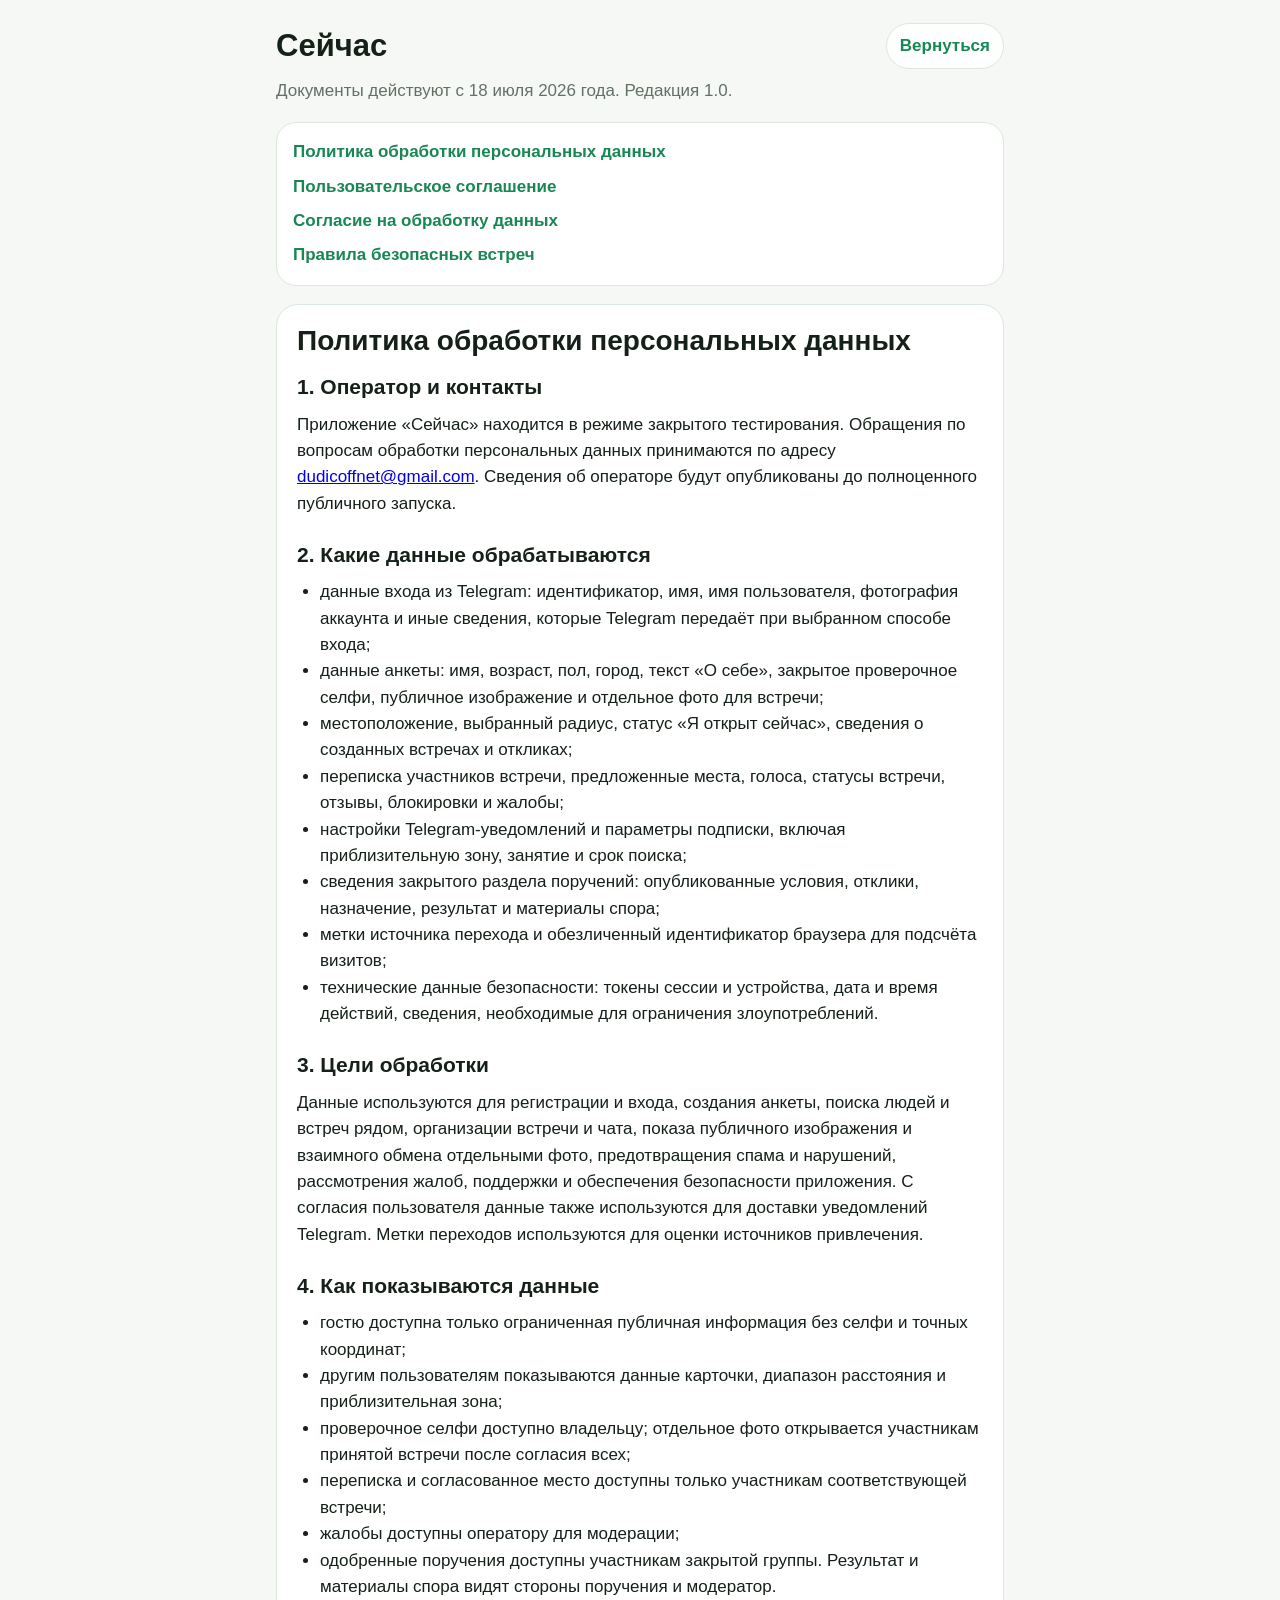
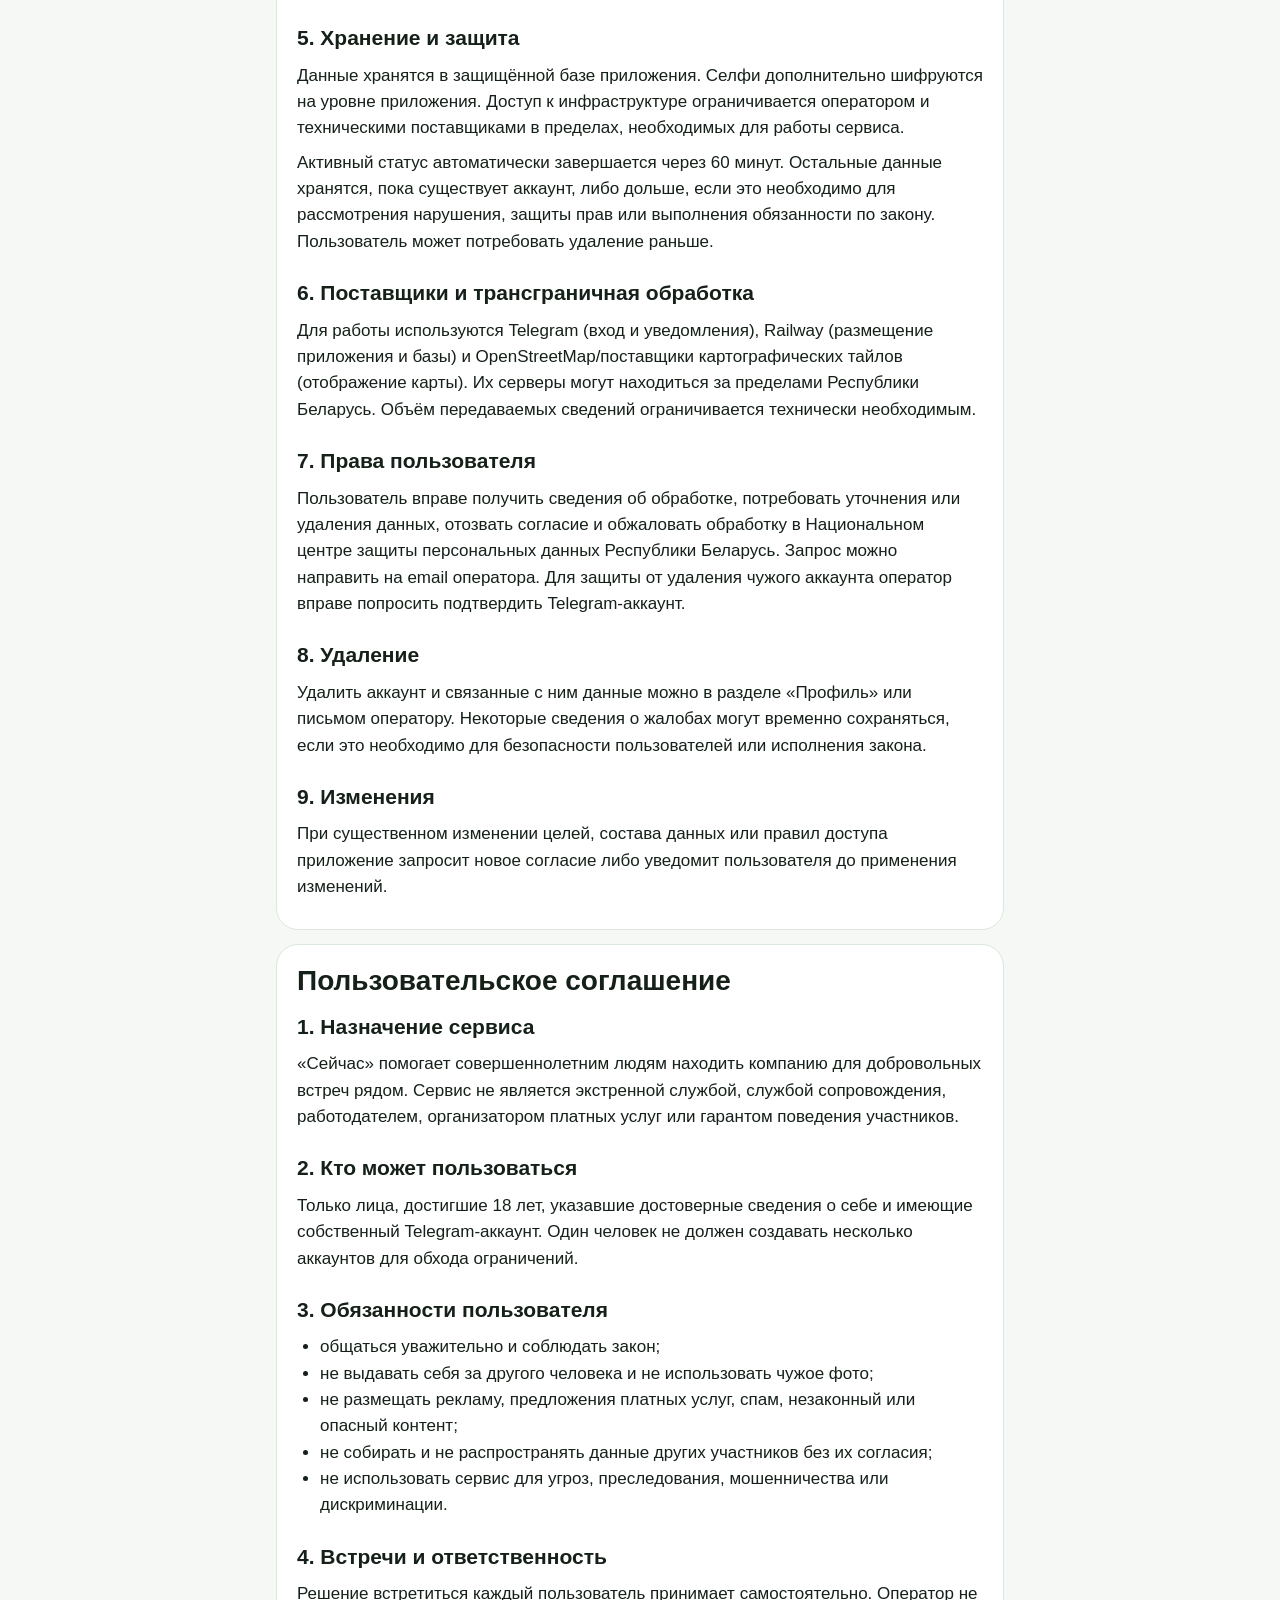
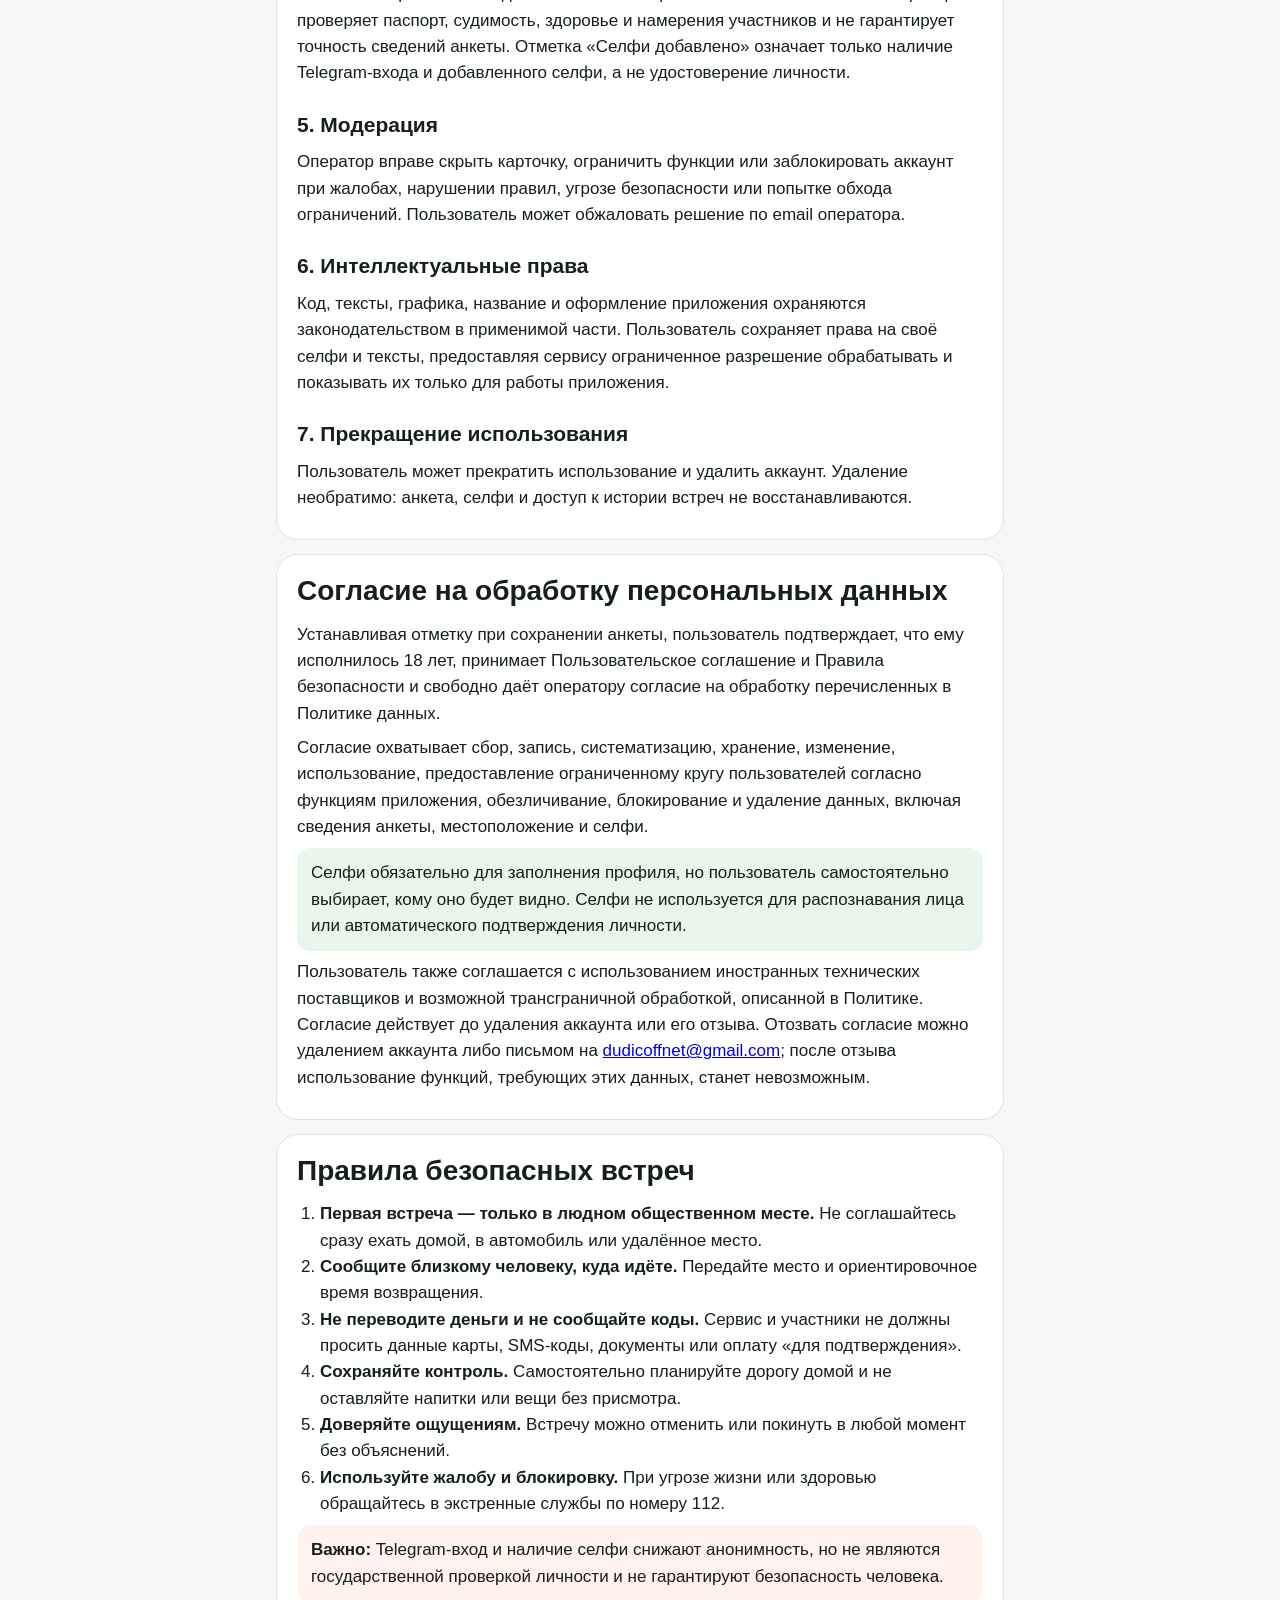
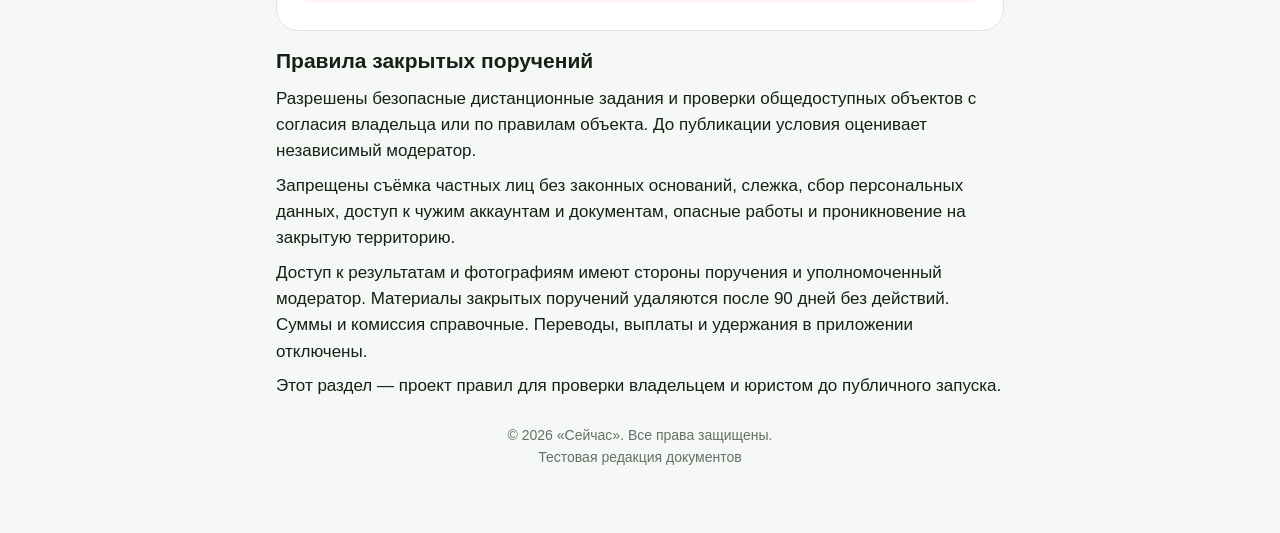
<file: legal.html>
<!doctype html>
<html lang="ru">
<head>
  <meta charset="UTF-8">
  <meta name="viewport" content="width=device-width,initial-scale=1,viewport-fit=cover">
  <meta name="theme-color" content="#198754">
  <title>Правовые документы — «Сейчас»</title>
  <style>
    :root{--green:#198754;--ink:#142018;--muted:#637068;--bg:#f5f8f4;--card:#fff;--line:#dce7dd}
    *{box-sizing:border-box}html{scroll-behavior:smooth}body{margin:0;background:var(--bg);color:var(--ink);font-family:-apple-system,BlinkMacSystemFont,"Segoe UI",sans-serif;font-size:17px;line-height:1.55}
    main{width:min(760px,100%);margin:auto;padding:22px 16px 64px}.top{display:flex;align-items:center;justify-content:space-between;gap:12px}.brand{font-size:31px;font-weight:850}.back{color:var(--green);font-weight:750;text-decoration:none;border:1px solid var(--line);background:#fff;border-radius:999px;padding:9px 13px}
    .intro{color:var(--muted);margin:8px 0 18px}.toc{display:grid;gap:8px;background:var(--card);border:1px solid var(--line);border-radius:20px;padding:16px;margin-bottom:18px}.toc a{color:var(--green);font-weight:750;text-decoration:none}
    article{background:var(--card);border:1px solid var(--line);border-radius:22px;padding:20px;margin:14px 0;scroll-margin-top:12px}h1{font-size:28px;line-height:1.15;margin:0 0 14px}h2{font-size:21px;margin:22px 0 8px}h2:first-of-type{margin-top:0}p,ul,ol{margin:8px 0}ul,ol{padding-left:23px}.note{background:#e9f6ec;border-radius:14px;padding:12px 14px}.danger{background:#fff2ef}.contact{overflow-wrap:anywhere}footer{text-align:center;color:var(--muted);font-size:14px;padding-top:18px}
  </style>
</head>
<body><main>
  <div class="top"><div class="brand">Сейчас</div><a class="back" href="/">Вернуться</a></div>
  <p class="intro">Документы действуют с 18 июля 2026 года. Редакция 1.0.</p>
  <nav class="toc">
    <a href="#privacy">Политика обработки персональных данных</a>
    <a href="#agreement">Пользовательское соглашение</a>
    <a href="#consent">Согласие на обработку данных</a>
    <a href="#safety">Правила безопасных встреч</a>
  </nav>

  <article id="privacy">
    <h1>Политика обработки персональных данных</h1>
    <h2>1. Оператор и контакты</h2>
    <p>Приложение «Сейчас» находится в режиме закрытого тестирования. Обращения по вопросам обработки персональных данных принимаются по адресу <a class="contact" href="mailto:dudicoffnet@gmail.com">dudicoffnet@gmail.com</a>. Сведения об операторе будут опубликованы до полноценного публичного запуска.</p>
    <h2>2. Какие данные обрабатываются</h2>
    <ul>
      <li>данные входа из Telegram: идентификатор, имя, имя пользователя, фотография аккаунта и иные сведения, которые Telegram передаёт при выбранном способе входа;</li>
      <li>данные анкеты: имя, возраст, пол, город, текст «О себе», закрытое проверочное селфи, публичное изображение и отдельное фото для встречи;</li>
      <li>местоположение, выбранный радиус, статус «Я открыт сейчас», сведения о созданных встречах и откликах;</li>
      <li>переписка участников встречи, предложенные места, голоса, статусы встречи, отзывы, блокировки и жалобы;</li>
      <li>настройки Telegram-уведомлений и параметры подписки, включая приблизительную зону, занятие и срок поиска;</li>
      <li>сведения закрытого раздела поручений: опубликованные условия, отклики, назначение, результат и материалы спора;</li>
      <li>метки источника перехода и обезличенный идентификатор браузера для подсчёта визитов;</li>
      <li>технические данные безопасности: токены сессии и устройства, дата и время действий, сведения, необходимые для ограничения злоупотреблений.</li>
    </ul>
    <h2>3. Цели обработки</h2>
    <p>Данные используются для регистрации и входа, создания анкеты, поиска людей и встреч рядом, организации встречи и чата, показа публичного изображения и взаимного обмена отдельными фото, предотвращения спама и нарушений, рассмотрения жалоб, поддержки и обеспечения безопасности приложения. С согласия пользователя данные также используются для доставки уведомлений Telegram. Метки переходов используются для оценки источников привлечения.</p>
    <h2>4. Как показываются данные</h2>
    <ul>
      <li>гостю доступна только ограниченная публичная информация без селфи и точных координат;</li>
      <li>другим пользователям показываются данные карточки, диапазон расстояния и приблизительная зона;</li>
      <li>проверочное селфи доступно владельцу; отдельное фото открывается участникам принятой встречи после согласия всех;</li>
      <li>переписка и согласованное место доступны только участникам соответствующей встречи;</li>
      <li>жалобы доступны оператору для модерации;</li>
      <li>одобренные поручения доступны участникам закрытой группы. Результат и материалы спора видят стороны поручения и модератор.</li>
    </ul>
    <h2>5. Хранение и защита</h2>
    <p>Данные хранятся в защищённой базе приложения. Селфи дополнительно шифруются на уровне приложения. Доступ к инфраструктуре ограничивается оператором и техническими поставщиками в пределах, необходимых для работы сервиса.</p>
    <p>Активный статус автоматически завершается через 60 минут. Остальные данные хранятся, пока существует аккаунт, либо дольше, если это необходимо для рассмотрения нарушения, защиты прав или выполнения обязанности по закону. Пользователь может потребовать удаление раньше.</p>
    <h2>6. Поставщики и трансграничная обработка</h2>
    <p>Для работы используются Telegram (вход и уведомления), Railway (размещение приложения и базы) и OpenStreetMap/поставщики картографических тайлов (отображение карты). Их серверы могут находиться за пределами Республики Беларусь. Объём передаваемых сведений ограничивается технически необходимым.</p>
    <h2>7. Права пользователя</h2>
    <p>Пользователь вправе получить сведения об обработке, потребовать уточнения или удаления данных, отозвать согласие и обжаловать обработку в Национальном центре защиты персональных данных Республики Беларусь. Запрос можно направить на email оператора. Для защиты от удаления чужого аккаунта оператор вправе попросить подтвердить Telegram-аккаунт.</p>
    <h2>8. Удаление</h2>
    <p>Удалить аккаунт и связанные с ним данные можно в разделе «Профиль» или письмом оператору. Некоторые сведения о жалобах могут временно сохраняться, если это необходимо для безопасности пользователей или исполнения закона.</p>
    <h2>9. Изменения</h2>
    <p>При существенном изменении целей, состава данных или правил доступа приложение запросит новое согласие либо уведомит пользователя до применения изменений.</p>
  </article>

  <article id="agreement">
    <h1>Пользовательское соглашение</h1>
    <h2>1. Назначение сервиса</h2>
    <p>«Сейчас» помогает совершеннолетним людям находить компанию для добровольных встреч рядом. Сервис не является экстренной службой, службой сопровождения, работодателем, организатором платных услуг или гарантом поведения участников.</p>
    <h2>2. Кто может пользоваться</h2>
    <p>Только лица, достигшие 18 лет, указавшие достоверные сведения о себе и имеющие собственный Telegram-аккаунт. Один человек не должен создавать несколько аккаунтов для обхода ограничений.</p>
    <h2>3. Обязанности пользователя</h2>
    <ul>
      <li>общаться уважительно и соблюдать закон;</li>
      <li>не выдавать себя за другого человека и не использовать чужое фото;</li>
      <li>не размещать рекламу, предложения платных услуг, спам, незаконный или опасный контент;</li>
      <li>не собирать и не распространять данные других участников без их согласия;</li>
      <li>не использовать сервис для угроз, преследования, мошенничества или дискриминации.</li>
    </ul>
    <h2>4. Встречи и ответственность</h2>
    <p>Решение встретиться каждый пользователь принимает самостоятельно. Оператор не проверяет паспорт, судимость, здоровье и намерения участников и не гарантирует точность сведений анкеты. Отметка «Селфи добавлено» означает только наличие Telegram-входа и добавленного селфи, а не удостоверение личности.</p>
    <h2>5. Модерация</h2>
    <p>Оператор вправе скрыть карточку, ограничить функции или заблокировать аккаунт при жалобах, нарушении правил, угрозе безопасности или попытке обхода ограничений. Пользователь может обжаловать решение по email оператора.</p>
    <h2>6. Интеллектуальные права</h2>
    <p>Код, тексты, графика, название и оформление приложения охраняются законодательством в применимой части. Пользователь сохраняет права на своё селфи и тексты, предоставляя сервису ограниченное разрешение обрабатывать и показывать их только для работы приложения.</p>
    <h2>7. Прекращение использования</h2>
    <p>Пользователь может прекратить использование и удалить аккаунт. Удаление необратимо: анкета, селфи и доступ к истории встреч не восстанавливаются.</p>
  </article>

  <article id="consent">
    <h1>Согласие на обработку персональных данных</h1>
    <p>Устанавливая отметку при сохранении анкеты, пользователь подтверждает, что ему исполнилось 18 лет, принимает Пользовательское соглашение и Правила безопасности и свободно даёт оператору согласие на обработку перечисленных в Политике данных.</p>
    <p>Согласие охватывает сбор, запись, систематизацию, хранение, изменение, использование, предоставление ограниченному кругу пользователей согласно функциям приложения, обезличивание, блокирование и удаление данных, включая сведения анкеты, местоположение и селфи.</p>
    <p class="note">Селфи обязательно для заполнения профиля, но пользователь самостоятельно выбирает, кому оно будет видно. Селфи не используется для распознавания лица или автоматического подтверждения личности.</p>
    <p>Пользователь также соглашается с использованием иностранных технических поставщиков и возможной трансграничной обработкой, описанной в Политике. Согласие действует до удаления аккаунта или его отзыва. Отозвать согласие можно удалением аккаунта либо письмом на <a href="mailto:dudicoffnet@gmail.com">dudicoffnet@gmail.com</a>; после отзыва использование функций, требующих этих данных, станет невозможным.</p>
  </article>

  <article id="safety">
    <h1>Правила безопасных встреч</h1>
    <ol>
      <li><b>Первая встреча — только в людном общественном месте.</b> Не соглашайтесь сразу ехать домой, в автомобиль или удалённое место.</li>
      <li><b>Сообщите близкому человеку, куда идёте.</b> Передайте место и ориентировочное время возвращения.</li>
      <li><b>Не переводите деньги и не сообщайте коды.</b> Сервис и участники не должны просить данные карты, SMS-коды, документы или оплату «для подтверждения».</li>
      <li><b>Сохраняйте контроль.</b> Самостоятельно планируйте дорогу домой и не оставляйте напитки или вещи без присмотра.</li>
      <li><b>Доверяйте ощущениям.</b> Встречу можно отменить или покинуть в любой момент без объяснений.</li>
      <li><b>Используйте жалобу и блокировку.</b> При угрозе жизни или здоровью обращайтесь в экстренные службы по номеру 112.</li>
    </ol>
    <p class="note danger"><b>Важно:</b> Telegram-вход и наличие селфи снижают анонимность, но не являются государственной проверкой личности и не гарантируют безопасность человека.</p>
  </article>
    <h2 id="task-rules">Правила закрытых поручений</h2>
    <p>Разрешены безопасные дистанционные задания и проверки общедоступных объектов с согласия владельца или по правилам объекта. До публикации условия оценивает независимый модератор.</p>
    <p>Запрещены съёмка частных лиц без законных оснований, слежка, сбор персональных данных, доступ к чужим аккаунтам и документам, опасные работы и проникновение на закрытую территорию.</p>
    <p>Доступ к результатам и фотографиям имеют стороны поручения и уполномоченный модератор. Материалы закрытых поручений удаляются после 90 дней без действий. Суммы и комиссия справочные. Переводы, выплаты и удержания в приложении отключены.</p>
    <p>Этот раздел — проект правил для проверки владельцем и юристом до публичного запуска.</p>
  <footer>© 2026 «Сейчас». Все права защищены.<br>Тестовая редакция документов</footer>
</main></body></html>
</file>
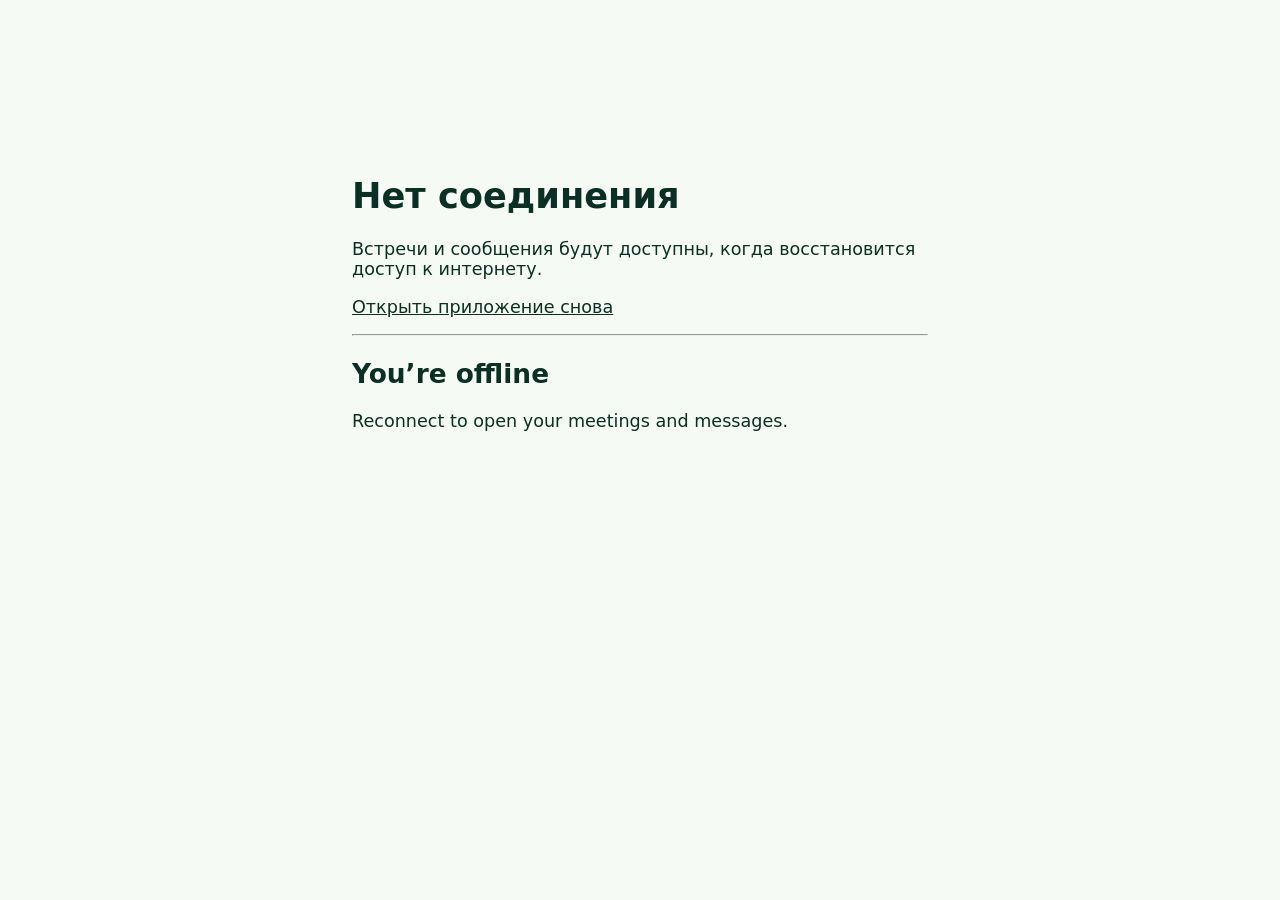
<file: offline.html>
<!doctype html>
<html lang="ru">
<meta charset="utf-8">
<meta name="viewport" content="width=device-width,initial-scale=1">
<meta name="robots" content="noindex">
<title>Сейчас — без соединения</title>
<style>body{max-width:36rem;margin:15vh auto;padding:1rem;background:#f6faf5;color:#0b2f24;font:1.1rem system-ui}a{color:inherit}a:focus-visible{outline:3px solid #167359}</style>
<h1>Нет соединения</h1>
<p>Встречи и сообщения будут доступны, когда восстановится доступ к интернету.</p>
<p><a href="/">Открыть приложение снова</a></p>
<hr>
<h2 lang="en">You’re offline</h2>
<p lang="en">Reconnect to open your meetings and messages.</p>
</html>
</file>
